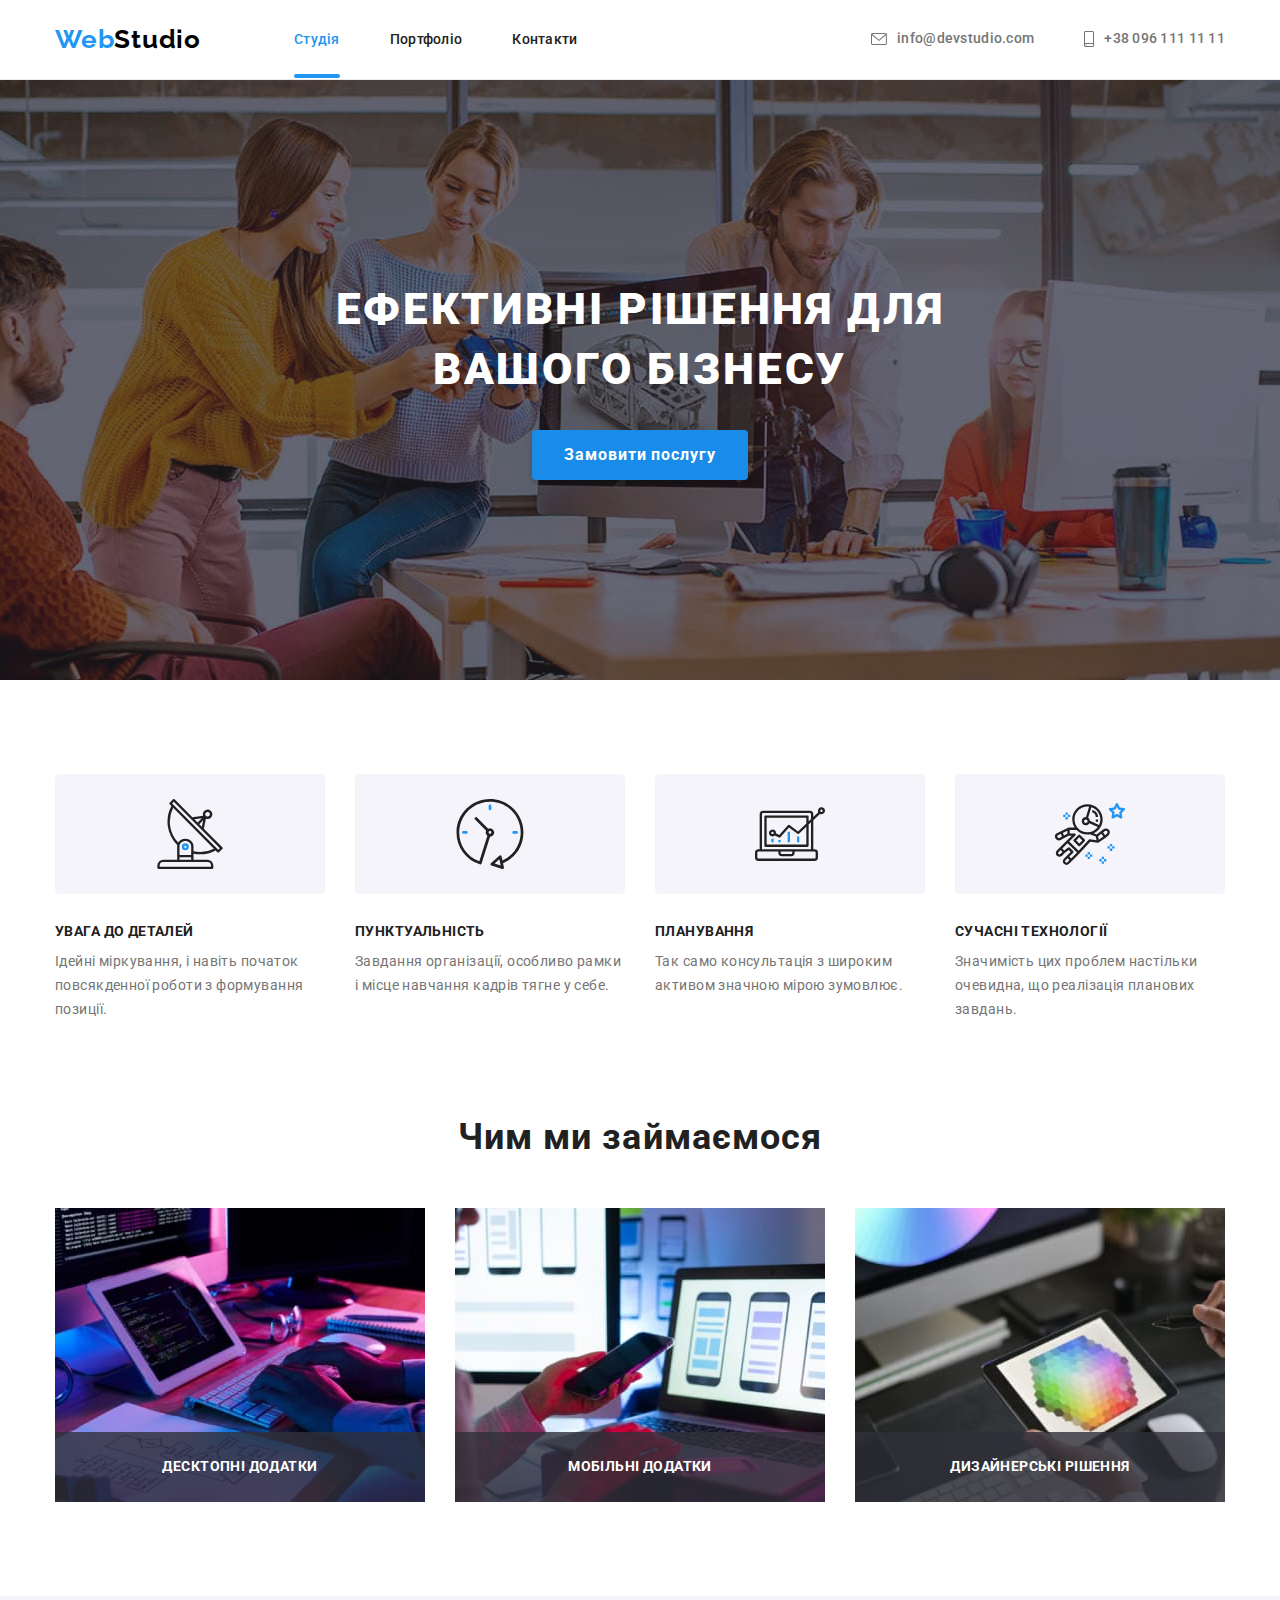
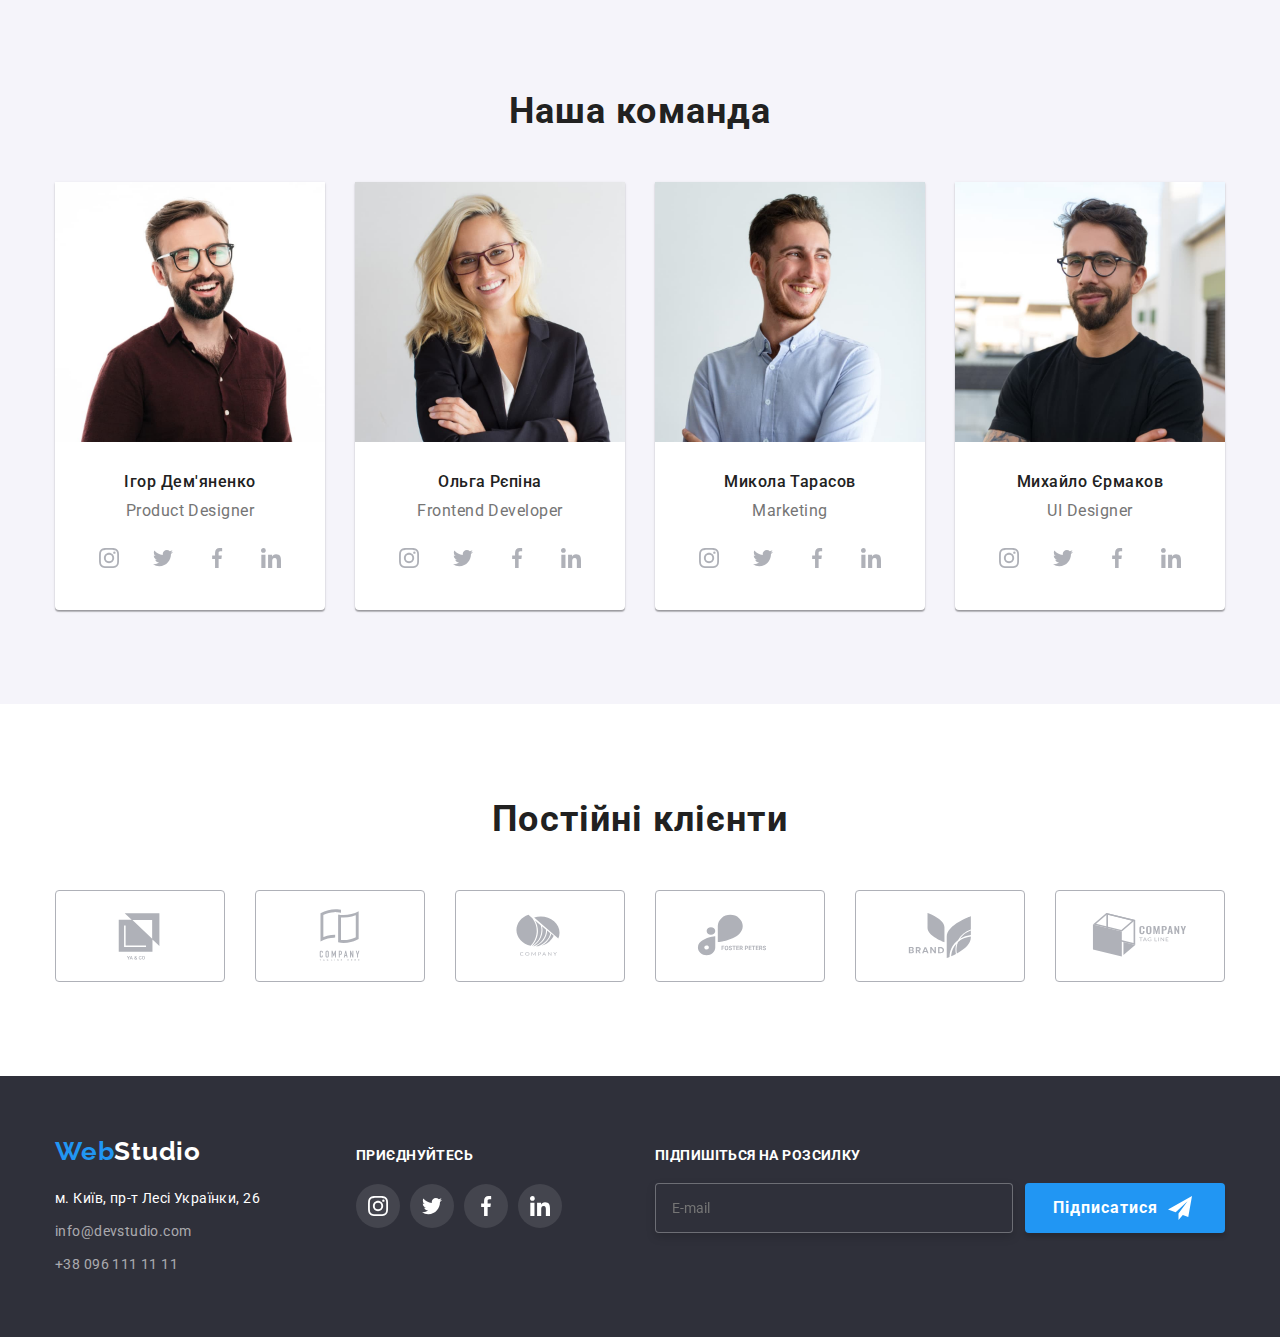
<file: index.html>
<!DOCTYPE html>
<html lang="uk">
  <head>
    <meta charset="UTF-8" />
    <meta http-equiv="X-UA-Compatible" content="IE=edge" />
    <meta name="viewport" content="width=device-width, initial-scale=1.0" />
    <title>Студія</title>
    <link rel="preconnect" href="https://fonts.googleapis.com" />
    <link rel="preconnect" href="https://fonts.gstatic.com" crossorigin />
    <link
      href="https://fonts.googleapis.com/css2?family=Raleway:wght@700&family=Roboto:wght@400;500;700;900&display=swap"
      rel="stylesheet"
    />
    <link
      rel="stylesheet"
      href="https://cdnjs.cloudflare.com/ajax/libs/modern-normalize/1.1.0/modern-normalize.min.css"
    />
    <link rel="stylesheet" href="./css/styles.css" />
  </head>
  <body>
    <!--Шапка сайта-->
    <header class="header">
      <div class="container">
        <nav class="navigation">
          <a lang="en" href="./index.html" class="text-link link"
            >Web<span class="studio">Studio</span></a
          >
          <ul class="list-link list">
            <li>
              <a href="./index.html" class="navigation-link link active">Студія</a>
            </li>
            <li>
              <a href="./portfolio.html" class="navigation-link link">Портфоліо</a>
            </li>
            <li>
              <a href="" class="navigation-link link">Контакти</a>
            </li>
          </ul>
        </nav>
        <ul class="list-contacts list">
          <li>
            <a href="mailto:info@devstudio.com" class="contact-link link">
              <svg class="contact-logo" width="16" height="12">
                <use href="./images/symbol-defs.svg#envelope"></use></svg
              >info@devstudio.com</a
            >
          </li>
          <li>
            <a href="tel:+380961111111" class="contact-link link">
              <svg class="contact-logo" width="10" height="16">
                <use href="./images/symbol-defs.svg#smartphone"></use></svg
              >+38 096 111 11 11</a
            >
          </li>
        </ul>
      </div>
    </header>
    <!--Основний контент-->
    <main class="main">
      <!--Шапка контенту-->
      <section class="hero section">
        <div class="container">
          <h1 class="title-hero">Ефективні рішення для вашого бізнесу</h1>
          <button type="button" class="button" data-modal-open>Замовити послугу</button>
        </div>
      </section>
      <!--Наші особливості-->
      <section class="feature section">
        <div class="container">
          <h2 class="visually-hidden">Наші особливості</h2>
          <ul class="feature-list list">
            <li class="text-list">
              <div class="container-logo">
                <svg class="feature-logo" width="70" height="70">
                  <use href="./images/symbol-defs.svg#antenna"></use>
                </svg>
              </div>
              <h3 class="title-text">УВАГА ДО ДЕТАЛЕЙ</h3>
              <p class="paragraph">
                Ідейні міркування, і навіть початок повсякденної роботи з формування позиції.
              </p>
            </li>
            <li class="text-list">
              <div class="container-logo">
                <svg class="feature-logo" width="70" height="70">
                  <use href="./images/symbol-defs.svg#clock"></use>
                </svg>
              </div>
              <h3 class="title-text">ПУНКТУАЛЬНІСТЬ</h3>
              <p class="paragraph">
                Завдання організації, особливо рамки і місце навчання кадрів тягне у себе.
              </p>
            </li>
            <li class="text-list">
              <div class="container-logo">
                <svg class="feature-logo" width="70" height="70">
                  <use href="./images/symbol-defs.svg#diagram"></use>
                </svg>
              </div>
              <h3 class="title-text">ПЛАНУВАННЯ</h3>
              <p class="paragraph">
                Так само консультація з широким активом значною мірою зумовлює.
              </p>
            </li>
            <li class="text-list">
              <div class="container-logo">
                <svg class="feature-logo" width="70" height="70">
                  <use href="./images/symbol-defs.svg#astronaut"></use>
                </svg>
              </div>
              <h3 class="title-text">СУЧАСНІ ТЕХНОЛОГІЇ</h3>
              <p class="paragraph">
                Значимість цих проблем настільки очевидна, що реалізація планових завдань.
              </p>
            </li>
          </ul>
        </div>
      </section>
      <!--Чим ми займаємося-->
      <section class="development section">
        <div class="container">
          <h2 class="title-development">Чим ми займаємося</h2>
          <ul class="list-development list">
            <li class="text-list-development">
              <div class="label">
                <img src="./images/one.jpg" alt="компютер" width="370" />
                <p class="paragraph-development">Десктопні додатки</p>
              </div>
            </li>
            <li class="text-list-development">
              <div class="label">
                <img src="./images/two.jpg" alt="телефон" width="370" />
                <p class="paragraph-development">Мобільні додатки</p>
              </div>
            </li>
            <li class="text-list-development">
              <div class="label">
                <img src="./images/three.jpg" alt="планшет" width="370" />
                <p class="paragraph-development">Дизайнерські рішення</p>
              </div>
            </li>
          </ul>
        </div>
      </section>
      <!--Наша команда-->
      <section class="team section">
        <div class="container">
          <h2 class="title-team">Наша команда</h2>
          <ul class="list-team list">
            <li class="text-list-team">
              <article class="card-team">
                <img
                  src="./images/productdesigner.jpg"
                  alt="чоловік в окулярах і сорочці"
                  width="270"
                />
                <div class="team-specialty">
                  <h3 class="title-name">Ігор Дем'яненко</h3>
                  <p class="specialty">Product Designer</p>
                  <ul class="team-social list">
                    <li class="text-team-social">
                      <a href="" class="social-link-team link">
                        <svg class="logo-team" width="20" height="20">
                          <use href="./images/symbol-defs.svg#instagram"></use>
                        </svg>
                      </a>
                    </li>
                    <li class="text-team-social">
                      <a href="" class="social-link-team link">
                        <svg class="logo-team" width="20" height="20">
                          <use href="./images/symbol-defs.svg#twitter"></use>
                        </svg>
                      </a>
                    </li>
                    <li class="text-team-social">
                      <a href="" class="social-link-team link">
                        <svg class="logo-team" width="20" height="20">
                          <use href="./images/symbol-defs.svg#facebook"></use>
                        </svg>
                      </a>
                    </li>
                    <li class="text-team-social">
                      <a href="" class="social-link-team link">
                        <svg class="logo-team" width="20" height="20">
                          <use href="./images/symbol-defs.svg#linkedin"></use>
                        </svg>
                      </a>
                    </li>
                  </ul>
                </div>
              </article>
            </li>
            <li class="text-list-team">
              <article class="card-team">
                <img
                  src="./images/frontenddeveloper.jpg"
                  alt="жінка в окулярах і костюмі"
                  width="270"
                />
                <div class="team-specialty">
                  <h3 class="title-name">Ольга Рєпіна</h3>
                  <p lang="en" class="specialty">Frontend Developer</p>
                  <ul class="team-social list">
                    <li class="text-team-social">
                      <a href="" class="social-link-team link">
                        <svg class="logo-team" width="20" height="20">
                          <use href="./images/symbol-defs.svg#instagram"></use>
                        </svg>
                      </a>
                    </li>
                    <li class="text-team-social">
                      <a href="" class="social-link-team link">
                        <svg class="logo-team" width="20" height="20">
                          <use href="./images/symbol-defs.svg#twitter"></use>
                        </svg>
                      </a>
                    </li>
                    <li class="text-team-social">
                      <a href="" class="social-link-team link">
                        <svg class="logo-team" width="20" height="20">
                          <use href="./images/symbol-defs.svg#facebook"></use>
                        </svg>
                      </a>
                    </li>
                    <li class="text-team-social">
                      <a href="" class="social-link-team link">
                        <svg class="logo-team" width="20" height="20">
                          <use href="./images/symbol-defs.svg#linkedin"></use>
                        </svg>
                      </a>
                    </li>
                  </ul>
                </div>
              </article>
            </li>
            <li class="text-list-team">
              <article class="card-team">
                <img
                  src="./images/marketing.jpg"
                  alt="чоловік в світло голубій сорочці"
                  width="270"
                />
                <div class="team-specialty">
                  <h3 class="title-name">Микола Тарасов</h3>
                  <p lang="en" class="specialty">Marketing</p>
                  <ul class="team-social list">
                    <li class="text-team-social">
                      <a href="" class="social-link-team link">
                        <svg class="logo-team" width="20" height="20">
                          <use href="./images/symbol-defs.svg#instagram"></use>
                        </svg>
                      </a>
                    </li>
                    <li class="text-team-social">
                      <a href="" class="social-link-team link">
                        <svg class="logo-team" width="20" height="20">
                          <use href="./images/symbol-defs.svg#twitter"></use>
                        </svg>
                      </a>
                    </li>
                    <li class="text-team-social">
                      <a href="" class="social-link-team link">
                        <svg class="logo-team" width="20" height="20">
                          <use href="./images/symbol-defs.svg#facebook"></use>
                        </svg>
                      </a>
                    </li>
                    <li class="text-team-social">
                      <a href="" class="social-link-team link">
                        <svg class="logo-team" width="20" height="20">
                          <use href="./images/symbol-defs.svg#linkedin"></use>
                        </svg>
                      </a>
                    </li>
                  </ul>
                </div>
              </article>
            </li>
            <li class="text-list-team">
              <article class="card-team">
                <img
                  src="./images/uidesigner.jpg"
                  alt="чоловік в окулярах і чорній футболці"
                  width="270"
                />
                <div class="team-specialty">
                  <h3 class="title-name">Михайло Єрмаков</h3>
                  <p lang="en" class="specialty">UI Designer</p>
                  <ul class="team-social list">
                    <li class="text-team-social">
                      <a href="" class="social-link-team link">
                        <svg class="logo-team" width="20" height="20">
                          <use href="./images/symbol-defs.svg#instagram"></use>
                        </svg>
                      </a>
                    </li>
                    <li class="text-team-social">
                      <a href="" class="social-link-team link">
                        <svg class="logo-team" width="20" height="20">
                          <use href="./images/symbol-defs.svg#twitter"></use>
                        </svg>
                      </a>
                    </li>
                    <li class="text-team-social">
                      <a href="" class="social-link-team link">
                        <svg class="logo-team" width="20" height="20">
                          <use href="./images/symbol-defs.svg#facebook"></use>
                        </svg>
                      </a>
                    </li>
                    <li class="text-team-social">
                      <a href="" class="social-link-team link">
                        <svg class="logo-team" width="20" height="20">
                          <use href="./images/symbol-defs.svg#linkedin"></use>
                        </svg>
                      </a>
                    </li>
                  </ul>
                </div>
              </article>
            </li>
          </ul>
        </div>
      </section>
    </main>
    <!--Постійні клієнти-->
    <section class="company section">
      <div class="container">
        <h2 class="title-company">Постійні клієнти</h2>
        <ul class="company-list list">
          <li class="company-text">
            <a href="" class="company-link link">
              <svg class="logo-company" width="106" height="60">
                <use href="./images/symbol-defs.svg#client-1"></use>
              </svg>
            </a>
          </li>
          <li class="company-text">
            <a href="" class="company-link link">
              <svg class="logo-company" width="106" height="60">
                <use href="./images/symbol-defs.svg#client-2"></use>
              </svg>
            </a>
          </li>
          <li class="company-text">
            <a href="" class="company-link link">
              <svg class="logo-company" width="106" height="60">
                <use href="./images/symbol-defs.svg#client-3"></use>
              </svg>
            </a>
          </li>
          <li class="company-text">
            <a href="" class="company-link link">
              <svg class="logo-company" width="106" height="60">
                <use href="./images/symbol-defs.svg#client-4"></use>
              </svg>
            </a>
          </li>
          <li class="company-text">
            <a href="" class="company-link link">
              <svg class="logo-company" width="106" height="60">
                <use href="./images/symbol-defs.svg#client-5"></use>
              </svg>
            </a>
          </li>
          <li class="company-text">
            <a href="" class="company-link link">
              <svg class="logo-company" width="106" height="60">
                <use href="./images/symbol-defs.svg#client-6"></use>
              </svg>
            </a>
          </li>
        </ul>
      </div>
    </section>
    <!--Підвал-->
    <footer class="footer">
      <div class="container">
        <div class="footer-container">
          <a lang="en" href="./index.html" class="text-link-footer link"
            >Web<span class="footer-studio">Studio</span></a
          >
          <address class="address">
            <p class="paragraph-address">м. Київ, пр-т Лесі Українки, 26</p>
            <ul class="list-address list">
              <li class="text-contact">
                <a href="mailto:info@devstudio.com" class="contact-link-address link"
                  >info@devstudio.com</a
                >
              </li>
              <li class="text-contact">
                <a href="tel:+380961111111" class="contact-link-address link">+38 096 111 11 11</a>
              </li>
            </ul>
          </address>
        </div>
        <div class="social">
          <p class="paragraph-social">Приєднуйтесь</p>
          <ul class="list-social list">
            <li class="text-social">
              <a href="" class="social-link link">
                <svg class="logo-social" width="20" height="20">
                  <use href="./images/symbol-defs.svg#instagram-footer"></use>
                </svg>
              </a>
            </li>
            <li class="text-social">
              <a href="" class="social-link link">
                <svg class="logo-social" width="20" height="20">
                  <use href="./images/symbol-defs.svg#twitter-footer"></use>
                </svg>
              </a>
            </li>
            <li class="text-social">
              <a href="" class="social-link link">
                <svg class="logo-social" width="20" height="20">
                  <use href="./images/symbol-defs.svg#facebook-footer"></use>
                </svg>
              </a>
            </li>
            <li class="text-social">
              <a href="" class="social-link link">
                <svg class="logo-social" width="20" height="20">
                  <use href="./images/symbol-defs.svg#linkedin-footer"></use>
                </svg>
              </a>
            </li>
          </ul>
        </div>
        <form name="form-submit">
          <div class="form-group-footer" role="group" aria-labelledby="subscription">
            <label class="user-email" id="subscription">Підпишіться на розсилку
              <input type="email" name="email" class="input-email" placeholder="E-mail" />
            </label>
            <button type="submit" class="submit">Підписатися
              <svg class="icon-submit" width="24" height="24">
                <use href="./images/icons.svg#sign-up"></use>
              </svg>
            </button>
          </div>
        </form>
      </div>
    </footer>
    <div class="backdrop is-hidden" data-modal>
      <div class="modal">
        <button data-modal-close type="button" class="close">
          <svg class="modal-close" width="18" height="18">
            <use href="./images/symbol-defs.svg#close"></use>
          </svg>
          <span class="visually-hidden">Закрити</span>
        </button>
        <form name="form-data-send">
          <div class="form-group-modal" role="group" aria-labelledby="contact-details">
            <h2 class="title-form" id="contact-details">Залиште свої дані, ми вам передзвонимо</h2>
            <label class="text-label name-label">
              <span class="span-text">Ім'я</span>
              <input type="text" name="name" class="input-data" />
              <svg class="icon-name" width="18" height="18">
                <use href="./images/icons.svg#person"></use>
              </svg>
            </label>
            <label class="text-label name-label">
              <span class="span-text">Телефон</span>
              <input type="tel" name="tel" class="input-data" />
              <svg class="icon-name" width="18" height="18">
                <use href="./images/icons.svg#phone"></use>
              </svg>
            </label>
            <label class="text-label name-label">
              <span class="span-text">Пошта</span>
              <input type="email" name="email" class="input-data" />
              <svg class="icon-name" width="18" height="18">
                <use href="./images/icons.svg#email"></use>
              </svg>
            </label>
            <label class="text-label label-comments">
              <span class="span-text">Коментар</span>
              <textarea class="comments" placeholder="Введіть текст"></textarea>
            </label>
            <label class="label-checkbox">
              <input type="checkbox" name="data" class="input-checkbox">
              <span class="checkbox">
                <svg class="icon-checkbox" width="16" height="15">
                  <use href="./images/icons.svg#vector"></use>
                </svg>
              </span>
              <span class="text-checked">Погоджуюся з розсилкою та приймаю</span>
              <a href="#" class="link-checkbox">Умови договору</a>
            </label>
            <button type="submit" class="send">Відправити</button>
          </div>
        </form>
      </div>
    </div>
    <script src="./js/modal.js"></script>
  </body>
</html>
</file>
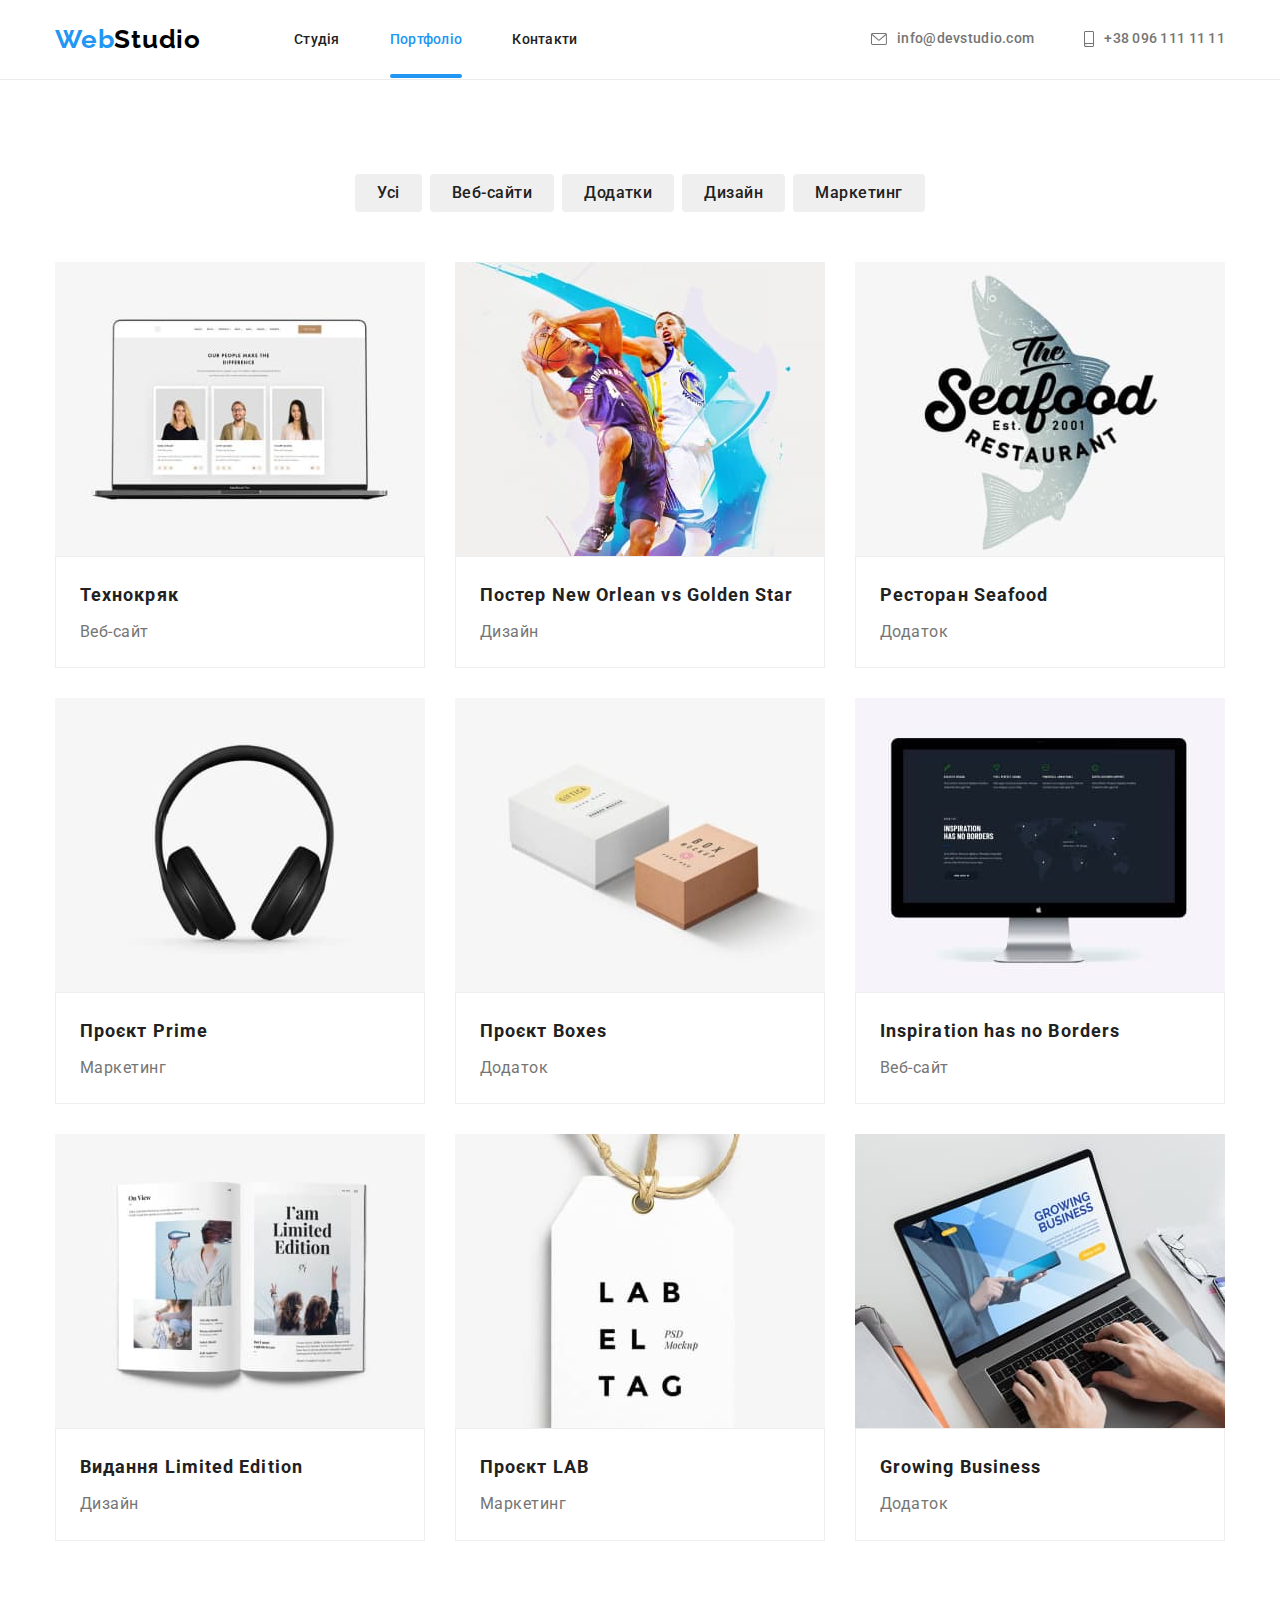
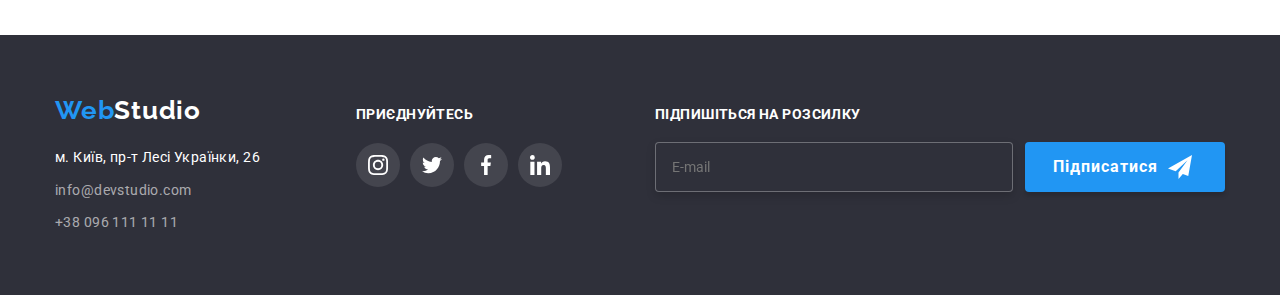
<file: portfolio.html>
<!DOCTYPE html>
<html lang="uk">
  <head>
    <meta charset="UTF-8" />
    <meta http-equiv="X-UA-Compatible" content="IE=edge" />
    <meta name="viewport" content="width=device-width, initial-scale=1.0" />
    <title>Портфоліо</title>
    <link rel="preconnect" href="https://fonts.googleapis.com" />
    <link rel="preconnect" href="https://fonts.gstatic.com" crossorigin />
    <link
      href="https://fonts.googleapis.com/css2?family=Raleway:wght@700&family=Roboto:wght@400;500;700;900&display=swap"
      rel="stylesheet"
    />
    <link
      rel="stylesheet"
      href="https://cdnjs.cloudflare.com/ajax/libs/modern-normalize/1.1.0/modern-normalize.min.css"
    />
    <link rel="stylesheet" href="./css/styles.css" />
  </head>
  <body>
    <!--Шапка сайта-->
    <header class="header">
      <div class="container">
        <nav class="navigation">
          <a lang="en" href="./index.html" class="text-link link"
            >Web<span class="studio">Studio</span></a
          >
          <ul class="list-link list">
            <li><a href="./index.html" class="navigation-link link">Студія</a></li>
            <li><a href="./portfolio.html" class="navigation-link link active">Портфоліо</a></li>
            <li><a href="" class="navigation-link link">Контакти</a></li>
          </ul>
        </nav>
        <ul class="list-contacts list">
          <li>
            <a href="mailto:info@devstudio.com" class="contact-link link">
              <svg class="contact-logo" width="16" height="12">
                <use href="./images/symbol-defs.svg#envelope"></use></svg
              >info@devstudio.com</a
            >
          </li>
          <li>
            <a href="tel:+380961111111" class="contact-link link">
              <svg class="contact-logo" width="10" height="16">
                <use href="./images/symbol-defs.svg#smartphone"></use></svg
              >+38 096 111 11 11</a
            >
          </li>
        </ul>
      </div>
    </header>
    <!--Основний контент портфоліо-->
    <main class="portfolio">
      <!--Фільтри проектів-->
      <section class="section-filter section">
        <div class="container">
          <h1 class="visually-hidden">Фільтри проектів</h1>
          <ul class="list-filter list">
            <li><button type="button" class="button-filter">Усі</button></li>
            <li><button type="button" class="button-filter">Веб-сайти</button></li>
            <li><button type="button" class="button-filter">Додатки</button></li>
            <li><button type="button" class="button-filter">Дизайн</button></li>
            <li><button type="button" class="button-filter">Маркетинг</button></li>
          </ul>
          <ul class="list-project list">
            <li class="text-list-project">
              <a href="" class="thumb-link link">
                <article class="card">
                  <div class="card-thumb">
                    <img src="./images/technocrat.jpg" alt="ноутбук" width="370" />
                    <div class="overlay">
                      <p class="paragraph-overlay">
                        Ресурс пропонує комплексні пропозиції з різним рівнем функціоналу та
                        сервісів. Все це дозволить відвідувачу отримати вичерпні відомості про
                        компанію чи приватну особу.
                      </p>
                    </div>
                  </div>
                  <div class="card-content">
                    <h3 class="title-text-project">Технокряк</h3>
                    <p class="paragraph-project">Веб-сайт</p>
                  </div>
                </article>
              </a>
            </li>
            <li class="text-list-project">
              <a href="" class="thumb-link link">
                <article class="card">
                  <div class="card-thumb">
                    <img
                      src="./images/posterneworleanvsgoldenstar.jpg"
                      alt="два чоловіка грають в баскетбол"
                      width="370"
                    />
                    <div class="overlay">
                      <p class="paragraph-overlay">
                        Ресурс пропонує комплексні пропозиції з різним рівнем функціоналу та
                        сервісів. Все це дозволить відвідувачу отримати вичерпні відомості про
                        компанію чи приватну особу.
                      </p>
                    </div>
                  </div>
                  <div class="card-content">
                    <h3 class="title-text-project">
                      Постер <span lang="en">New Orlean vs Golden Star</span>
                    </h3>
                    <p class="paragraph-project">Дизайн</p>
                  </div>
                </article>
              </a>
            </li>
            <li class="text-list-project">
              <a href="" class="thumb-link link">
                <article class="card">
                  <div class="card-thumb">
                    <img src="./images/restaurantseafood.jpg" alt="велика риба" width="370" />
                    <div class="overlay">
                      <p class="paragraph-overlay">
                        Ресурс пропонує комплексні пропозиції з різним рівнем функціоналу та
                        сервісів. Все це дозволить відвідувачу отримати вичерпні відомості про
                        компанію чи приватну особу.
                      </p>
                    </div>
                  </div>
                  <div class="card-content">
                    <h3 class="title-text-project">Ресторан <span lang="en">Seafood</span></h3>
                    <p class="paragraph-project">Додаток</p>
                  </div>
                </article>
              </a>
            </li>
            <li class="text-list-project">
              <a href="" class="thumb-link link">
                <article class="card">
                  <div class="card-thumb">
                    <img src="./images/projectprime.jpg" alt="наушники" width="370" />
                    <div class="overlay">
                      <p class="paragraph-overlay">
                        Ресурс пропонує комплексні пропозиції з різним рівнем функціоналу та
                        сервісів. Все це дозволить відвідувачу отримати вичерпні відомості про
                        компанію чи приватну особу.
                      </p>
                    </div>
                  </div>
                  <div class="card-content">
                    <h3 class="title-text-project">Проєкт <span lang="en">Prime</span></h3>
                    <p class="paragraph-project">Маркетинг</p>
                  </div>
                </article>
              </a>
            </li>
            <li class="text-list-project">
              <a href="" class="thumb-link link">
                <article class="card">
                  <div class="card-thumb">
                    <img src="./images/projectboxes.jpg" alt="дві коробочки" width="370" />
                    <div class="overlay">
                      <p class="paragraph-overlay">
                        Ресурс пропонує комплексні пропозиції з різним рівнем функціоналу та
                        сервісів. Все це дозволить відвідувачу отримати вичерпні відомості про
                        компанію чи приватну особу.
                      </p>
                    </div>
                  </div>
                  <div class="card-content">
                    <h3 class="title-text-project">Проєкт <span lang="en">Boxes</span></h3>
                    <p class="paragraph-project">Додаток</p>
                  </div>
                </article>
              </a>
            </li>
            <li class="text-list-project">
              <a href="" class="thumb-link link">
                <article class="card">
                  <div class="card-thumb">
                    <img src="./images/inspirationhasnoborders.jpg" alt="монітор" width="370" />
                    <div class="overlay">
                      <p class="paragraph-overlay">
                        Ресурс пропонує комплексні пропозиції з різним рівнем функціоналу та
                        сервісів. Все це дозволить відвідувачу отримати вичерпні відомості про
                        компанію чи приватну особу.
                      </p>
                    </div>
                  </div>
                  <div class="card-content">
                    <h3 lang="en" class="title-text-project">Inspiration has no Borders</h3>
                    <p class="paragraph-project">Веб-сайт</p>
                  </div>
                </article>
              </a>
            </li>
            <li class="text-list-project">
              <a href="" class="thumb-link link">
                <article class="card">
                  <div class="card-thumb">
                    <img
                      src="./images/editionimitededition.jpg"
                      alt="відкритий журнал"
                      width="370"
                    />
                    <div class="overlay">
                      <p class="paragraph-overlay">
                        Ресурс пропонує комплексні пропозиції з різним рівнем функціоналу та
                        сервісів. Все це дозволить відвідувачу отримати вичерпні відомості про
                        компанію чи приватну особу.
                      </p>
                    </div>
                  </div>
                  <div class="card-content">
                    <h3 class="title-text-project">
                      Видання <span lang="en">Limited Edition</span>
                    </h3>
                    <p class="paragraph-project">Дизайн</p>
                  </div>
                </article>
              </a>
            </li>
            <li class="text-list-project">
              <a href="" class="thumb-link link">
                <article class="card">
                  <div class="card-thumb">
                    <img src="./images/projectlab.jpg" alt="бірка з написом" width="370" />
                    <div class="overlay">
                      <p class="paragraph-overlay">
                        Ресурс пропонує комплексні пропозиції з різним рівнем функціоналу та
                        сервісів. Все це дозволить відвідувачу отримати вичерпні відомості про
                        компанію чи приватну особу.
                      </p>
                    </div>
                  </div>
                  <div class="card-content">
                    <h3 class="title-text-project">Проєкт <span lang="en">LAB</span></h3>
                    <p class="paragraph-project">Маркетинг</p>
                  </div>
                </article>
              </a>
            </li>
            <li class="text-list-project">
              <a href="" class="thumb-link link">
                <article class="card">
                  <div class="card-thumb">
                    <img
                      src="./images/growingbusiness.jpg"
                      alt="людина працює з ноутбуком"
                      width="370"
                    />
                    <div class="overlay">
                      <p class="paragraph-overlay">
                        Ресурс пропонує комплексні пропозиції з різним рівнем функціоналу та
                        сервісів. Все це дозволить відвідувачу отримати вичерпні відомості про
                        компанію чи приватну особу.
                      </p>
                    </div>
                  </div>
                  <div class="card-content">
                    <h3 lang="en" class="title-text-project">Growing Business</h3>
                    <p class="paragraph-project">Додаток</p>
                  </div>
                </article>
              </a>
            </li>
          </ul>
        </div>
      </section>
    </main>
    <!--Підвал-->
    <footer class="footer">
      <div class="container">
        <div class="footer-container">
          <a lang="en" href="./index.html" class="text-link-footer link"
            >Web<span class="footer-studio">Studio</span></a
          >
          <address class="address">
            <p class="paragraph-address">м. Київ, пр-т Лесі Українки, 26</p>
            <ul class="list-address list">
              <li class="text-contact">
                <a href="mailto:info@devstudio.com" class="contact-link-address link"
                  >info@devstudio.com</a
                >
              </li>
              <li class="text-contact">
                <a href="tel:+380961111111" class="contact-link-address link">+38 096 111 11 11</a>
              </li>
            </ul>
          </address>
        </div>
        <div class="social">
          <p class="paragraph-social">Приєднуйтесь</p>
          <ul class="list-social list">
            <li class="text-social">
              <a href="" class="social-link link">
                <svg class="logo-social" width="20" height="20">
                  <use href="./images/symbol-defs.svg#instagram-footer"></use>
                </svg>
              </a>
            </li>
            <li class="text-social">
              <a href="" class="social-link link">
                <svg class="logo-social" width="20" height="20">
                  <use href="./images/symbol-defs.svg#twitter-footer"></use>
                </svg>
              </a>
            </li>
            <li class="text-social">
              <a href="" class="social-link link">
                <svg class="logo-social" width="20" height="20">
                  <use href="./images/symbol-defs.svg#facebook-footer"></use>
                </svg>
              </a>
            </li>
            <li class="text-social">
              <a href="" class="social-link link">
                <svg class="logo-social" width="20" height="20">
                  <use href="./images/symbol-defs.svg#linkedin-footer"></use>
                </svg>
              </a>
            </li>
          </ul>
        </div>
        <form name="form-submit">
          <div class="form-group-footer" role="group" aria-labelledby="subscription">
            <label class="user-email" id="subscription">Підпишіться на розсилку
              <input type="email" name="email" class="input-email" placeholder="E-mail" />
            </label>
            <button type="submit" class="submit">Підписатися
              <svg class="icon-submit" width="24" height="24">
                <use href="./images/icons.svg#sign-up"></use>
              </svg>
            </button>
          </div>
        </form>
      </div>
    </footer>
  </body>
</html>
</file>
<file: css/styles.css>
html {
    box-sizing: border-box;
}

*,
*::before,
*::after {
    box-sizing: inherit;
}

:root {
    --title-text-color: #212121;
    --primary-text-color: #757575;
    --accent-color: #2196f3;
    --active-color: #fff;
    --indent-number: 30px;
    --animation-behavior: cubic-bezier(0.4, 0, 0.2, 1);
}

body {
    font-family: 'Roboto', sans-serif;
    color: var(--title-text-color);
}

p,
h1,
h2,
h3,
h4,
h5,
h6 {
    margin: 0;
}

ul,
ol {
    margin: 0;
    padding-left: 0;
    list-style: none;
}

img {
    display: block;
    max-width: 100%;
    height: auto;
}

.container {
    width: 1200px;
    padding-left: 15px;
    padding-right: 15px;
    margin: 0 auto;
}

/*-----------------------------------------ШАПКА САЙТА--------------------------------------------*/

.header {
    border-bottom: 1px solid #ececec;
    padding-bottom: 24px;
    padding-top: 24px;
}

.list-link,
.list-contacts {
    display: flex;
    align-items: center;
    gap: 50px;
}

.header > .container {
    display: flex;
    align-items: center;
    justify-content: space-between;
}

.navigation {
    display: flex;
    align-items: center;
}

.text-link {
    margin-right: 93px;
}

.text-link,
.text-link-footer {
    font-family: 'Raleway';
    font-weight: 700;
    font-size: 26px;
    line-height: 1.19;
    letter-spacing: 0.03em;
    color: var(--accent-color);
    outline: none;
}

.studio {
    color: #000;
}

.link {
    text-decoration: none;
}

.list {
    list-style: none;
}

.navigation-link,
.contact-link {
    font-weight: 500;
    font-size: 14px;
    line-height: 1.14;
    letter-spacing: 0.02em;
}

.navigation-link {
    color: var(--title-text-color);
    transition: color 250ms var(--animation-behavior);
    padding: 30px 0;
}

.navigation-link:hover,
.navigation-link:focus {
    color: var(--accent-color);
    outline: none;
}

.active {
    color: var(--accent-color);
    position: relative;
}

.active::after {
    content: '';
    position: absolute;
    background-color: currentColor;
    border-radius: 2px;
    width: 100%;
    height: 4px;
    bottom: -1px;
    left: 0;
}

.contact-link {
    display: flex;
    align-items: center;
    gap: 10px;
    color: var(--primary-text-color);
    fill: currentColor;
    transition: color 250ms var(--animation-behavior);
}

.contact-link:hover,
.contact-link:focus {
    color: var(--accent-color);
    outline: none;
}

/*-----------------------------------------ШАПКА КОНТЕНТУ---------------------------------------*/

.section {
    padding-top: 94px;
    padding-bottom: 94px;
}

.development {
    padding-top: 0;
}

.hero {
    padding-top: 200px;
    padding-bottom: 200px;
    background-color: #2f303a;
    background-image: linear-gradient(rgba(47, 48, 58, 0.4), rgba(47, 48, 58, 0.4)),
        url(../images/hero.jpg);
    text-align: center;
    background-repeat: no-repeat;
    background-position: center;
    background-size: cover;
    max-width: 1600px;
    margin-left: auto;
    margin-right: auto;
}

.title-hero {
    font-weight: 900;
    font-size: 44px;
    line-height: 1.36;
    letter-spacing: 0.06em;
    text-transform: uppercase;
    color: var(--active-color);
    width: 696px;
    margin-left: auto;
    margin-right: auto;
}

.button {
    font-weight: 700;
    font-size: 16px;
    line-height: 1.89;
    align-items: center;
    letter-spacing: 0.06em;
    cursor: pointer;
    color: var(--active-color);
    background-color: #188ce8;
    min-width: 216px;
    min-height: 50px;
    border-radius: 4px;
    box-shadow: 0px 4px 4px rgba(0, 0, 0, 0.15);
    border: none;
    margin-top: var(--indent-number);
    transition: background-color 250ms var(--animation-behavior);
    padding: 10px 32px;
}

.button:hover,
.button:focus {
    color: var(--active-color);
    background-color: var(--accent-color);
    outline: none;
}

/*-----------------------------------------НАШІ ОСОБЛИВОСТІ--------------------------------------*/

.visually-hidden {
    position: absolute;
    width: 1px;
    height: 1px;
    margin: -1px;
    border: 0;
    padding: 0;
    white-space: nowrap;
    clip-path: inset(100%);
    clip: rect(0 0 0 0);
    overflow: hidden;
}

.feature-list {
    display: flex;
    flex-wrap: wrap;
    justify-content: center;
    gap: var(--indent-number);
}

.text-list {
    flex-basis: calc((100% - 90px) / 4);
}

.container-logo {
    width: 270px;
    height: 120px;
    border-radius: 4px;
    background: #f5f4fa;
    display: flex;
    align-items: center;
    justify-content: center;
}

.title-text {
    font-size: 14px;
    line-height: 1.14;
    letter-spacing: 0.03em;
    text-transform: uppercase;
    color: var(--title-text-color);
    margin-top: var(--indent-number);
}

.paragraph {
    margin-top: 10px;
}

.paragraph,
.paragraph-address,
.contact-link-address {
    font-family: 'Roboto';
    font-style: normal;
    font-size: 14px;
    line-height: 1.71;
    letter-spacing: 0.03em;
    color: var(--primary-text-color);
}

.paragraph-address {
    color: var(--active-color);
}

/*-----------------------------------------ЧИМ МИ ЗАЙМАЄМОСЬ----------------------------------------*/

.title-development,
.title-team {
    font-size: 36px;
    line-height: 1.17;
    text-align: center;
    letter-spacing: 0.03em;
    color: var(--title-text-color);
}

.list-development {
    display: flex;
    justify-content: center;
    gap: var(--indent-number);
    margin-top: 50px;
}

.text-list-development {
    flex-basis: calc((100% - 60px) / 3);
}

.label {
    position: relative;
}

.paragraph-development {
    position: absolute;
    bottom: 0;
    left: 0;
    width: 100%;
    height: 70px;
    font-weight: 700;
    font-size: 14px;
    line-height: 1.14;
    text-align: center;
    letter-spacing: 0.03em;
    text-transform: uppercase;
    color: var(--active-color);
    background: rgba(47, 48, 58, 0.8);
    padding-top: 27px;
    padding-bottom: 27px;
}

/*-----------------------------------------НАША КОМАНДА----------------------------------------------*/

.team {
    background-color: #f5f4fa;
}

.list-team {
    display: flex;
    flex-wrap: wrap;
    justify-content: center;
    gap: var(--indent-number);
    margin-top: 50px;
}

.text-list-team {
    flex-basis: calc((100% - 90) / 4);
    background: var(--active-color);
    box-shadow: 0px 1px 3px rgba(0, 0, 0, 0.12), 0px 1px 1px rgba(0, 0, 0, 0.14),
        0px 2px 1px rgba(0, 0, 0, 0.2);
    border-radius: 0px 0px 4px 4px;
}

.title-name {
    font-weight: 500;
    font-size: 16px;
    line-height: 1.19;
    text-align: center;
    letter-spacing: 0.03em;
    color: var(--title-text-color);
}

.team-specialty {
    padding-top: var(--indent-number);
    padding-bottom: var(--indent-number);
}

.specialty {
    font-size: 16px;
    line-height: 1.19;
    text-align: center;
    letter-spacing: 0.03em;
    color: var(--primary-text-color);
    margin-top: 10px;
}

.team-social {
    display: flex;
    gap: 10px;
    justify-content: center;
    margin-top: 16px;
}

.social-link-team,
.social-link {
    width: 44px;
    height: 44px;
    border-radius: 50%;
    display: flex;
    align-items: center;
    justify-content: center;
    transition: background-color 250ms var(--animation-behavior),
        fill 250ms var(--animation-behavior);
}

.social-link-team {
    background: var(--active-color);
    fill: #afb1b8;
}

.social-link-team:hover,
.social-link-team:focus {
    background-color: var(--accent-color);
    fill: var(--active-color);
    outline: none;
}

/*==================================ПОСТІЙНІ КЛІЄНТІ====================================*/

.title-company {
    font-weight: 700;
    font-size: 36px;
    line-height: 1.17;
    text-align: center;
    letter-spacing: 0.03em;
    color: var(--title-text-color);
}

.company-list {
    display: flex;
    flex-wrap: wrap;
    justify-content: center;
    gap: var(--indent-number);
    margin-top: 50px;
}

.company-text {
    flex-basis: calc((100% - 150px) / 6);
}

.company-link {
    width: 170px;
    height: 92px;
    border-radius: 4px;
    border: 1px solid #afb1b8;
    fill: #afb1b8;
    display: flex;
    align-items: center;
    justify-content: center;
    transition: border-color 250ms var(--animation-behavior), fill 250ms var(--animation-behavior);
}

.company-link:hover,
.company-link:focus {
    border-color: var(--accent-color);
    fill: var(--accent-color);
    outline: none;
}

/*-----------------------------------------ФІЛЬТРИ ПРОЕКТІВ-------------------------------------------*/

.list-filter {
    display: flex;
    justify-content: center;
    gap: 8px;
}

.list-project {
    display: flex;
    flex-wrap: wrap;
    gap: var(--indent-number);
    margin-top: 50px;
}

.text-list-project {
    flex-basis: calc((100% - 60px) / 3);
}

.button-filter {
    cursor: pointer;
    font-family: 'Roboto';
    font-weight: 500;
    font-size: 16px;
    line-height: 1.63;
    text-align: center;
    letter-spacing: 0.03em;
    color: var(--title-text-color);
    padding: 6px 22px;
    border-radius: 4px;
    border: 0;
    transition: background-color 250ms var(--animation-behavior),
        color 250ms var(--animation-behavior), box-shadow 250ms var(--animation-behavior);
}

.button-filter:hover,
.button-filter:focus {
    color: var(--active-color);
    background-color: var(--accent-color);
    box-shadow: 0px 3px 1px rgba(0, 0, 0, 0.1), 0px 1px 2px rgba(0, 0, 0, 0.08),
        0px 2px 2px rgba(0, 0, 0, 0.12);
    outline: none;
}

.card {
    transition: box-shadow 250ms var(--animation-behavior);
}

.card:hover {
    box-shadow: 0px 1px 1px rgba(0, 0, 0, 0.12), 0px 4px 4px rgba(0, 0, 0, 0.06),
        1px 4px 6px rgba(0, 0, 0, 0.16);
}

.card-content {
    background: var(--active-color);
    border: 1px solid #eee;
    padding: 20px 24px;
}

.title-text-project {
    font-size: 18px;
    line-height: 2;
    letter-spacing: 0.06em;
    color: var(--title-text-color);
}

.paragraph-project {
    font-size: 16px;
    line-height: 1.89;
    letter-spacing: 0.03em;
    color: var(--primary-text-color);
    margin-top: 4px;
}

.paragraph-overlay {
    color: var(--active-color);
    font-size: 18px;
    line-height: 1.56;
    letter-spacing: 0.03em;
    padding: 63px 28px;
}

.overlay {
    position: absolute;
    bottom: 0;
    left: 0;
    width: 100%;
    height: 100%;
    background: rgba(33, 150, 243, 0.9);
    transform: translateY(100%);
    opacity: 0;
    transition: transform 250ms var(--animation-behavior),
        background-color 250ms var(--animation-behavior), opacity 250ms var(--animation-behavior);
}

.card-thumb {
    position: relative;
    overflow: hidden;
}

.card:hover .overlay {
    transform: translateY(0);
    opacity: 1;
}

/*-----------------------------------------ПІДВАЛ------------------------------------------------*/

.footer {
    background: #2f303a;
    padding-top: 60px;
    padding-bottom: 60px;
}

.footer > .container {
    display: flex;
    align-items: baseline;
}

.footer-container {
    min-width: 231px;
    margin-right: 70px;
}

.address {
    margin-top: 20px;
}

.footer-studio {
    color: var(--active-color);
}

.list-address {
    margin-top: 9px;
}

.text-contact:not(:first-child) {
    margin-top: 9px;
}

.contact-link-address {
    color: rgba(255, 255, 255, 0.6);
    transition: color 250ms var(--animation-behavior);
}

.contact-link-address:hover,
.contact-link-address:focus {
    color: var(--accent-color);
    outline: none;
}

.social {
    min-width: 206px;
    height: 80px;
    margin-right: 93px;
}

.list-social {
    display: flex;
    justify-content: center;
    gap: 10px;
    margin-top: 20px;
}

.paragraph-social {
    font-weight: 700;
    font-size: 14px;
    line-height: 1.14;
    letter-spacing: 0.03em;
    text-transform: uppercase;
    color: var(--active-color);
}

.social-link {
    background: rgba(255, 255, 255, 0.1);
}

.logo-social {
    fill: var(--active-color);
}

.social-link:hover,
.social-link:focus {
    background-color: var(--accent-color);
    outline: none;
}

.form-group-footer {
    display: flex;
    align-items: flex-end;
}

.user-email {
    font-weight: 700;
    font-size: 14px;
    line-height: 16px;
    letter-spacing: 0.03em;
    text-transform: uppercase;
    color: var(--active-color);
}

.input-email {
    margin-top: 20px;
    background-color: #2F303A;
    box-sizing: border-box;
    color: #eee;
    width: 358px;
    height: 50px;
    left: 815px;
    top: 2784px;
    margin-right: 12px;
    padding: 15px 16px;
    border: 1px solid rgba(255, 255, 255, 0.3);
    filter: drop-shadow(0px 4px 4px rgba(0, 0, 0, 0.15));
    border-radius: 4px;
    outline: none;
    cursor: pointer;
}

.submit {
    padding: 8px 28px;
    font-style: normal;
    font-weight: 700;
    font-size: 16px;
    line-height: 1.88;
    align-items: center;
    text-align: center;
    letter-spacing: 0.06em;
    display: flex;
    gap: 10px;
    cursor: pointer;
    color: var(--active-color);
    background-color: var(--accent-color);
    min-width: 200px;
    height: 50px;
    border-radius: 4px;
    border: none;
    box-shadow: 0px 4px 4px rgba(0, 0, 0, 0.15);
    transition: background-color 250ms var(--animation-behavior);
}

.submit:hover,
.submit:focus {
    color: var(--active-color);
    background-color: var(--accent-color);
    outline: none;
}

/* =======================МОДАЛЬНЕ ВІКНО===================================== */

.backdrop {
    position: fixed;
    top: 0;
    left: 0;
    width: 100%;
    height: 100%;
    background: rgba(0, 0, 0, 0.2);
    z-index: 1;
    transition: opacity 250ms var(--animation-behavior), visibility 250ms var(--animation-behavior);
}

.is-hidden {
    opacity: 0;
    visibility: hidden;
    pointer-events: none;
}

.modal {
    position: absolute;
    top: 50%;
    left: 50%;
    transform: translate(-50%, -50%) scaleY(1);
    width: 528px;
    height: 581px;
    border-radius: 4px;
    background-color: var(--active-color);
    box-shadow: 0px 1px 3px rgba(0, 0, 0, 0.12), 0px 1px 1px rgba(0, 0, 0, 0.14),
        0px 2px 1px rgba(0, 0, 0, 0.2);
    transition: transform 250ms var(--animation-behavior), opacity 250ms var(--animation-behavior),
        visibility 250ms var(--animation-behavior);
    padding: 40px 39px 40px 41px;
}

.backdrop.is-hidden .modal {
    transform: translate(-50%, -50%) scaleY(0.5);
}

.close {
    position: absolute;
    top: 8px;
    right: 8px;
    width: 30px;
    height: 30px;
    border-radius: 50%;
    border: 1px solid rgba(0, 0, 0, 0.1);
    background-color: var(--active-color);
    display: flex;
    align-items: center;
    justify-content: center;
    cursor: pointer;
    padding: 0;
    transition: fill 250ms var(--animation-behavior);
}

.close:hover{
    fill: var(--accent-color);
}

/* ============================ ФОРМА МОДАЛЬНОГО ВІКНА ===================*/

.form-group-modal {
    display: flex;
    flex-direction: column;
}

.title-form {
    font-weight: 700;
    font-size: 20px;
    line-height: 1.15;
    text-align: center;
    letter-spacing: 0.03em;
    margin-bottom: 30px;
    color: var(--title-text-color);
}

.span-text {
    position: absolute;
    top: -18px;
    font-weight: 400;
    font-size: 12px;
    line-height: 1.17;
    position: absolute;
    letter-spacing: 0.01em;
    color: var(--primary-text-color);
}

.name-label {
    position: relative;
    display: flex;
    flex-direction: column;
    margin-bottom: 28px;
}

.input-data {
    display: block;
    border-radius: 4px;
    min-height: 40px;
    padding-left: 40px;
    border: 1px solid rgba(33, 33, 33, 0.2);
    background: var(--active-color);
    cursor: pointer;
    outline: none;
    transition: border 250ms var(--animation-behavior);
}

.input-data:focus {
    border: 1px solid var(--accent-color);
}

.icon-name {
    display: block;
    position: absolute;
    top: 50%;
    left: 12px;
    transform: translateY(-50%);
    transition: fill 250ms var(--animation-behavior);
}

.name-label:focus-within > .icon-name{
    fill: var(--accent-color);
}

.label-comments {
    display: flex;
    position: relative;
    flex-direction: column;
    margin-bottom: 20px;
}

.comments {
    display: block;
    width: 100%;
    height: 120px;
    resize: none;
    padding: 12px 16px;
    border: 1px solid rgba(33, 33, 33, 0.2);
    border-radius: 4px;
    background: var(--active-color);
    cursor: pointer;
    transition: border 250ms var(--animation-behavior);
}

.comments:focus {
    border: 1px solid var(--accent-color);
    outline: none;
}

.comments::placeholder {
    font-weight: 400;
    font-size: 12px;
    line-height: 1.17;
    letter-spacing: 0.01em;
    color: rgba(117, 117, 117, 0.5);
}

.label-checkbox {
    display: flex;
    align-items: center;
    margin-left: 10px;
    margin-bottom: 30px;
    position: relative;
}

.checkbox {
    position: absolute;
    display: flex;
    appearance: none;
    -webkit-appearance: none;
    -moz-appearance: none;
    background-color: var(--active-color);
    width: 16px;
    height: 15px;
    border: 2px solid #2a2a2a;
    border-radius: 4px;
    transition: background-color 250ms var(--animation-behavior);
}

.input-checkbox:checked + .checkbox {
    background-color: var(--accent-color);
    box-shadow: 0px 4px 4px rgba(0, 0, 0, 0.25);
    border-color: var(--accent-color);
}

.input-checkbox {
    outline: none;
}

.text-checked {
    margin-left: 10px;
    font-weight: 400;
    font-size: 14px;
    line-height: 1.71;
    letter-spacing: 0.03em;
    color: var(--primary-text-color);
}

.link-checkbox {
    font-weight: 400;
    font-size: 14px;
    line-height: 1.71px;
    letter-spacing: 0.03em;
    text-decoration-line: underline;
    color: var(--accent-color);
    margin-left: 7px;
    outline: none;
}

.send {
    font-weight: 700;
    font-size: 16px;
    line-height: 1.89;
    align-items: center;
    letter-spacing: 0.06em;
    cursor: pointer;
    color: var(--active-color);
    background-color: #188ce8;
    width: 200px;
    min-height: 50px;
    border-radius: 4px;
    border: none;
    box-shadow: 0px 4px 4px rgba(0, 0, 0, 0.15);
    transition: background-color 250ms var(--animation-behavior);
    padding: 10px 52px;
    margin-left: auto;
    margin-right: auto;
}

.send:hover,
.send:focus {
    color: var(--active-color);
    background-color: var(--accent-color);
    outline: none;
}
</file>
